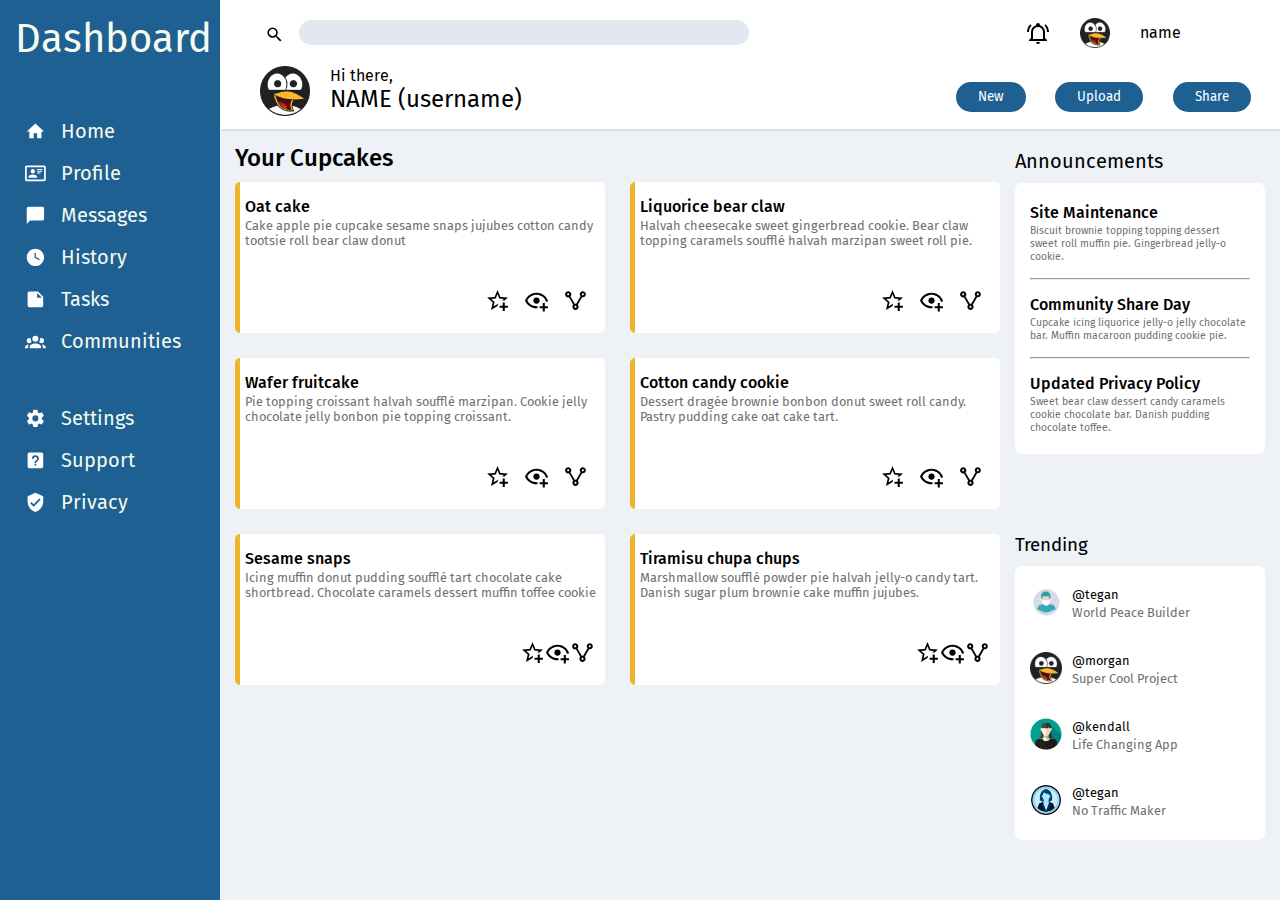
<file: admin_dashboard/index.html>
<!DOCTYPE html>
<html lang="en">
  <head>
    <meta charset="utf-8">
    <meta name="viewport" content="width=device-width">
    <title>Admin Dashboard</title>
    <link href="styles.css" rel="stylesheet" type="text/css">
    <link rel="preconnect" href="https://fonts.googleapis.com">
    <link rel="preconnect" href="https://fonts.gstatic.com" crossorigin>
    <link href="https://fonts.googleapis.com/css2?family=Fira+Sans:wght@100;200;300;400;500;600;700;800;900&display=swap" rel="stylesheet">  </head>
  <body>
    <main class="main">
      <nav class="nav">
        <div class="nav_header">
          <svg xmlns="http://www.w3.org/2000/svg" height="3rem" width="3rem" viewBox="0 0 24 24"><title>view-dashboard</title><path d="M13,3V9H21V3M13,21H21V11H13M3,21H11V15H3M3,13H11V3H3V13Z" class="nav_svg dashboard" /></svg>          
          <h1>Dashboard</h1>
        </div>
        
        <div>
          <ul class="nav_list-one">
            <li class="nav_list-item">
              <svg xmlns="http://www.w3.org/2000/svg" height="1.3rem" width="1.3rem" viewBox="0 0 24 24"><title>home</title><path d="M10,20V14H14V20H19V12H22L12,3L2,12H5V20H10Z" class="nav_svg"/></svg>
              <p class="nav_list-text">Home</p>
            </li>
            <li class="nav_list-item">
              <svg xmlns="http://www.w3.org/2000/svg" height="1.3rem" width="1.3rem" viewBox="0 0 24 24"><title>card-account-details-outline</title><path d="M22,3H2C0.91,3.04 0.04,3.91 0,5V19C0.04,20.09 0.91,20.96 2,21H22C23.09,20.96 23.96,20.09 24,19V5C23.96,3.91 23.09,3.04 22,3M22,19H2V5H22V19M14,17V15.75C14,14.09 10.66,13.25 9,13.25C7.34,13.25 4,14.09 4,15.75V17H14M9,7A2.5,2.5 0 0,0 6.5,9.5A2.5,2.5 0 0,0 9,12A2.5,2.5 0 0,0 11.5,9.5A2.5,2.5 0 0,0 9,7M14,7V8H20V7H14M14,9V10H20V9H14M14,11V12H18V11H14" class="nav_svg" /></svg>              
              <p class="nav_list-text">Profile</p>
            </li>
            <li class="nav_list-item">
              <svg xmlns="http://www.w3.org/2000/svg" height="1.3rem" width="1.3rem" viewBox="0 0 24 24"><title>message</title><path d="M20,2H4A2,2 0 0,0 2,4V22L6,18H20A2,2 0 0,0 22,16V4C22,2.89 21.1,2 20,2Z" class="nav_svg" /></svg>              
              <p class="nav_list-text">Messages</p>
            </li>
            <li class="nav_list-item">
              <svg xmlns="http://www.w3.org/2000/svg" height="1.3rem" width="1.3rem" viewBox="0 0 24 24"><title>clock-time-four</title><path d="M12 2C6.5 2 2 6.5 2 12C2 17.5 6.5 22 12 22C17.5 22 22 17.5 22 12S17.5 2 12 2M16.3 15.2L11 12.3V7H12.5V11.4L17 13.9L16.3 15.2Z" class="nav_svg" /></svg>
              <p class="nav_list-text">History</p>
            </li>
            <li class="nav_list-item">
              <svg xmlns="http://www.w3.org/2000/svg" height="1.3rem" width="1.3rem" viewBox="0 0 24 24"><title>note</title><path d="M14,10V4.5L19.5,10M5,3C3.89,3 3,3.89 3,5V19A2,2 0 0,0 5,21H19A2,2 0 0,0 21,19V9L15,3H5Z" class="nav_svg" /></svg>              
              <p class="nav_list-text">Tasks</p>
            </li>
            <li class="nav_list-item">
              <svg xmlns="http://www.w3.org/2000/svg" height="1.3rem" width="1.3rem" viewBox="0 0 24 24"><title>account-group</title><path d="M12,5.5A3.5,3.5 0 0,1 15.5,9A3.5,3.5 0 0,1 12,12.5A3.5,3.5 0 0,1 8.5,9A3.5,3.5 0 0,1 12,5.5M5,8C5.56,8 6.08,8.15 6.53,8.42C6.38,9.85 6.8,11.27 7.66,12.38C7.16,13.34 6.16,14 5,14A3,3 0 0,1 2,11A3,3 0 0,1 5,8M19,8A3,3 0 0,1 22,11A3,3 0 0,1 19,14C17.84,14 16.84,13.34 16.34,12.38C17.2,11.27 17.62,9.85 17.47,8.42C17.92,8.15 18.44,8 19,8M5.5,18.25C5.5,16.18 8.41,14.5 12,14.5C15.59,14.5 18.5,16.18 18.5,18.25V20H5.5V18.25M0,20V18.5C0,17.11 1.89,15.94 4.45,15.6C3.86,16.28 3.5,17.22 3.5,18.25V20H0M24,20H20.5V18.25C20.5,17.22 20.14,16.28 19.55,15.6C22.11,15.94 24,17.11 24,18.5V20Z" class="nav_svg" /></svg>
              <p class="nav_list-text">Communities</p>
            </li>
          </ul>
        
          <ul class="nav_list-two">
            <li class="nav_list-item">
              <svg xmlns="http://www.w3.org/2000/svg" height="1.3rem" width="1.3rem" viewBox="0 0 24 24"><title>cog</title><path d="M12,15.5A3.5,3.5 0 0,1 8.5,12A3.5,3.5 0 0,1 12,8.5A3.5,3.5 0 0,1 15.5,12A3.5,3.5 0 0,1 12,15.5M19.43,12.97C19.47,12.65 19.5,12.33 19.5,12C19.5,11.67 19.47,11.34 19.43,11L21.54,9.37C21.73,9.22 21.78,8.95 21.66,8.73L19.66,5.27C19.54,5.05 19.27,4.96 19.05,5.05L16.56,6.05C16.04,5.66 15.5,5.32 14.87,5.07L14.5,2.42C14.46,2.18 14.25,2 14,2H10C9.75,2 9.54,2.18 9.5,2.42L9.13,5.07C8.5,5.32 7.96,5.66 7.44,6.05L4.95,5.05C4.73,4.96 4.46,5.05 4.34,5.27L2.34,8.73C2.21,8.95 2.27,9.22 2.46,9.37L4.57,11C4.53,11.34 4.5,11.67 4.5,12C4.5,12.33 4.53,12.65 4.57,12.97L2.46,14.63C2.27,14.78 2.21,15.05 2.34,15.27L4.34,18.73C4.46,18.95 4.73,19.03 4.95,18.95L7.44,17.94C7.96,18.34 8.5,18.68 9.13,18.93L9.5,21.58C9.54,21.82 9.75,22 10,22H14C14.25,22 14.46,21.82 14.5,21.58L14.87,18.93C15.5,18.67 16.04,18.34 16.56,17.94L19.05,18.95C19.27,19.03 19.54,18.95 19.66,18.73L21.66,15.27C21.78,15.05 21.73,14.78 21.54,14.63L19.43,12.97Z" class="nav_svg" /></svg>              
              <p class="nav_list-text">Settings</p>
            </li>
            <li class="nav_list-item">
              <svg xmlns="http://www.w3.org/2000/svg" height="1.3rem" width="1.3rem" viewBox="0 0 24 24"><title>help-box</title><path d="M11,18H13V16H11V18M12,6A4,4 0 0,0 8,10H10A2,2 0 0,1 12,8A2,2 0 0,1 14,10C14,12 11,11.75 11,15H13C13,12.75 16,12.5 16,10A4,4 0 0,0 12,6M5,3H19A2,2 0 0,1 21,5V19A2,2 0 0,1 19,21H5A2,2 0 0,1 3,19V5A2,2 0 0,1 5,3Z" class="nav_svg" /></svg>              
              <p class="nav_list-text">Support</p>
            </li>
            <li class="nav_list-item">
              <svg xmlns="http://www.w3.org/2000/svg" height="1.3rem" width="1.3rem" viewBox="0 0 24 24"><title>shield-check</title><path d="M10,17L6,13L7.41,11.59L10,14.17L16.59,7.58L18,9M12,1L3,5V11C3,16.55 6.84,21.74 12,23C17.16,21.74 21,16.55 21,11V5L12,1Z" class="nav_svg" /></svg>
              <p class="nav_list-text">Privacy</p>
            </li>
          </ul>
        </div>
      </nav>
      
      <div class="section__top">
        <div class="container_search">
          <label for="search" class="icon_search"><svg xmlns="http://www.w3.org/2000/svg" height="1.2rem" width="1.2rem" viewBox="0 0 24 24"><title>magnify</title><path d="M9.5,3A6.5,6.5 0 0,1 16,9.5C16,11.11 15.41,12.59 14.44,13.73L14.71,14H15.5L20.5,19L19,20.5L14,15.5V14.71L13.73,14.44C12.59,15.41 11.11,16 9.5,16A6.5,6.5 0 0,1 3,9.5A6.5,6.5 0 0,1 9.5,3M9.5,5C7,5 5,7 5,9.5C5,12 7,14 9.5,14C12,14 14,12 14,9.5C14,7 12,5 9.5,5Z" /></svg></label>
          <input type="text" id="search" class="input_search">
        </div>
        <div class="container_alert"> 
          <svg xmlns="http://www.w3.org/2000/svg" height="1.5rem" width="1.5rem" viewBox="0 0 24 24"><title>bell-ring-outline</title><path d="M10,21H14A2,2 0 0,1 12,23A2,2 0 0,1 10,21M21,19V20H3V19L5,17V11C5,7.9 7.03,5.17 10,4.29C10,4.19 10,4.1 10,4A2,2 0 0,1 12,2A2,2 0 0,1 14,4C14,4.1 14,4.19 14,4.29C16.97,5.17 19,7.9 19,11V17L21,19M17,11A5,5 0 0,0 12,6A5,5 0 0,0 7,11V18H17V11M19.75,3.19L18.33,4.61C20.04,6.3 21,8.6 21,11H23C23,8.07 21.84,5.25 19.75,3.19M1,11H3C3,8.6 3.96,6.3 5.67,4.61L4.25,3.19C2.16,5.25 1,8.07 1,11Z" /></svg>
          <img src="icons/icon_04.png" alt="#" class="user-icon-top">
          <p>name</p>    
          </div>     

        <div class="container_greeting">
          <img src="icons/icon_04.png" alt="User icon" class="user-icon">
          <div>
            <p>Hi there,</p>
            <h2>NAME (username)</h2>
          </div>
        </div>

        <div class="container_btn"> 
          <button class="btn">New</button>
          <button class="btn">Upload</button>
          <button class="btn">Share</button>
        </div>
      </div>
      <section class="section__content">
        <h2 class="section_content_title">Your Cupcakes</h2>
        <div class="content_projects">
          <div class="content">
            <h3 class="content_title">Oat cake</h3>
            <p class="content_para">Cake apple pie cupcake sesame snaps jujubes cotton candy tootsie roll bear claw donut</p>
            <div class="content-icon-container">
              <svg xmlns="http://www.w3.org/2000/svg" viewBox="0 0 24 24" height="25px" width="25px" class="content-icon" ><title>star-plus-outline</title><path d="M5.8 21L7.4 14L2 9.2L9.2 8.6L12 2L14.8 8.6L22 9.2L18.8 12H18C17.3 12 16.6 12.1 15.9 12.4L18.1 10.5L13.7 10.1L12 6.1L10.3 10.1L5.9 10.5L9.2 13.4L8.2 17.7L12 15.4L12.5 15.7C12.3 16.2 12.1 16.8 12.1 17.3L5.8 21M17 14V17H14V19H17V22H19V19H22V17H19V14H17Z" /></svg>
              <svg xmlns="http://www.w3.org/2000/svg" viewBox="0 0 24 24" height="25px" width="25px" class="content-icon" ><title>eye-plus-outline</title><path d="M12,4.5C7,4.5 2.73,7.61 1,12C2.73,16.39 7,19.5 12,19.5C12.36,19.5 12.72,19.5 13.08,19.45C13.03,19.13 13,18.82 13,18.5C13,18.14 13.04,17.78 13.1,17.42C12.74,17.46 12.37,17.5 12,17.5C8.24,17.5 4.83,15.36 3.18,12C4.83,8.64 8.24,6.5 12,6.5C15.76,6.5 19.17,8.64 20.82,12C20.7,12.24 20.56,12.45 20.43,12.68C21.09,12.84 21.72,13.11 22.29,13.5C22.56,13 22.8,12.5 23,12C21.27,7.61 17,4.5 12,4.5M12,9A3,3 0 0,0 9,12A3,3 0 0,0 12,15A3,3 0 0,0 15,12A3,3 0 0,0 12,9M18,14.5V17.5H15V19.5H18V22.5H20V19.5H23V17.5H20V14.5H18Z" /></svg>
              <svg xmlns="http://www.w3.org/2000/svg" viewBox="0 0 24 24" height="25px" width="25px" transform="rotate(270)" class="content-icon" ><title>share-variant-outline</title><path d="M18 16.08C17.24 16.08 16.56 16.38 16.04 16.85L8.91 12.7C8.96 12.47 9 12.24 9 12S8.96 11.53 8.91 11.3L15.96 7.19C16.5 7.69 17.21 8 18 8C19.66 8 21 6.66 21 5S19.66 2 18 2 15 3.34 15 5C15 5.24 15.04 5.47 15.09 5.7L8.04 9.81C7.5 9.31 6.79 9 6 9C4.34 9 3 10.34 3 12S4.34 15 6 15C6.79 15 7.5 14.69 8.04 14.19L15.16 18.34C15.11 18.55 15.08 18.77 15.08 19C15.08 20.61 16.39 21.91 18 21.91S20.92 20.61 20.92 19C20.92 17.39 19.61 16.08 18 16.08M18 4C18.55 4 19 4.45 19 5S18.55 6 18 6 17 5.55 17 5 17.45 4 18 4M6 13C5.45 13 5 12.55 5 12S5.45 11 6 11 7 11.45 7 12 6.55 13 6 13M18 20C17.45 20 17 19.55 17 19S17.45 18 18 18 19 18.45 19 19 18.55 20 18 20Z" /></svg>
            </div>
          </div>
          <div class="content">
            <h3 class="content_title">Liquorice bear claw</h3>
            <p class="content_para">Halvah cheesecake sweet gingerbread cookie. Bear claw topping caramels soufflé halvah marzipan sweet roll pie.</p>
            <div class="content-icon-container">
              <svg xmlns="http://www.w3.org/2000/svg" viewBox="0 0 24 24" height="25px" width="25px" class="content-icon" ><title>star-plus-outline</title><path d="M5.8 21L7.4 14L2 9.2L9.2 8.6L12 2L14.8 8.6L22 9.2L18.8 12H18C17.3 12 16.6 12.1 15.9 12.4L18.1 10.5L13.7 10.1L12 6.1L10.3 10.1L5.9 10.5L9.2 13.4L8.2 17.7L12 15.4L12.5 15.7C12.3 16.2 12.1 16.8 12.1 17.3L5.8 21M17 14V17H14V19H17V22H19V19H22V17H19V14H17Z" /></svg>
              <svg xmlns="http://www.w3.org/2000/svg" viewBox="0 0 24 24" height="25px" width="25px" class="content-icon" ><title>eye-plus-outline</title><path d="M12,4.5C7,4.5 2.73,7.61 1,12C2.73,16.39 7,19.5 12,19.5C12.36,19.5 12.72,19.5 13.08,19.45C13.03,19.13 13,18.82 13,18.5C13,18.14 13.04,17.78 13.1,17.42C12.74,17.46 12.37,17.5 12,17.5C8.24,17.5 4.83,15.36 3.18,12C4.83,8.64 8.24,6.5 12,6.5C15.76,6.5 19.17,8.64 20.82,12C20.7,12.24 20.56,12.45 20.43,12.68C21.09,12.84 21.72,13.11 22.29,13.5C22.56,13 22.8,12.5 23,12C21.27,7.61 17,4.5 12,4.5M12,9A3,3 0 0,0 9,12A3,3 0 0,0 12,15A3,3 0 0,0 15,12A3,3 0 0,0 12,9M18,14.5V17.5H15V19.5H18V22.5H20V19.5H23V17.5H20V14.5H18Z" /></svg>
              <svg xmlns="http://www.w3.org/2000/svg" viewBox="0 0 24 24" height="25px" width="25px" transform="rotate(270)" class="content-icon" ><title>share-variant-outline</title><path d="M18 16.08C17.24 16.08 16.56 16.38 16.04 16.85L8.91 12.7C8.96 12.47 9 12.24 9 12S8.96 11.53 8.91 11.3L15.96 7.19C16.5 7.69 17.21 8 18 8C19.66 8 21 6.66 21 5S19.66 2 18 2 15 3.34 15 5C15 5.24 15.04 5.47 15.09 5.7L8.04 9.81C7.5 9.31 6.79 9 6 9C4.34 9 3 10.34 3 12S4.34 15 6 15C6.79 15 7.5 14.69 8.04 14.19L15.16 18.34C15.11 18.55 15.08 18.77 15.08 19C15.08 20.61 16.39 21.91 18 21.91S20.92 20.61 20.92 19C20.92 17.39 19.61 16.08 18 16.08M18 4C18.55 4 19 4.45 19 5S18.55 6 18 6 17 5.55 17 5 17.45 4 18 4M6 13C5.45 13 5 12.55 5 12S5.45 11 6 11 7 11.45 7 12 6.55 13 6 13M18 20C17.45 20 17 19.55 17 19S17.45 18 18 18 19 18.45 19 19 18.55 20 18 20Z" /></svg>
            </div>
          </div>
          <div class="content">
            <h3 class="content_title">Wafer fruitcake</h3>
            <p class="content_para">Pie topping croissant halvah soufflé marzipan. Cookie jelly chocolate jelly bonbon pie topping croissant.</p>
            <div class="content-icon-container">
              <svg xmlns="http://www.w3.org/2000/svg" viewBox="0 0 24 24" height="25px" width="25px" class="content-icon" ><title>star-plus-outline</title><path d="M5.8 21L7.4 14L2 9.2L9.2 8.6L12 2L14.8 8.6L22 9.2L18.8 12H18C17.3 12 16.6 12.1 15.9 12.4L18.1 10.5L13.7 10.1L12 6.1L10.3 10.1L5.9 10.5L9.2 13.4L8.2 17.7L12 15.4L12.5 15.7C12.3 16.2 12.1 16.8 12.1 17.3L5.8 21M17 14V17H14V19H17V22H19V19H22V17H19V14H17Z" /></svg>
              <svg xmlns="http://www.w3.org/2000/svg" viewBox="0 0 24 24" height="25px" width="25px" class="content-icon" ><title>eye-plus-outline</title><path d="M12,4.5C7,4.5 2.73,7.61 1,12C2.73,16.39 7,19.5 12,19.5C12.36,19.5 12.72,19.5 13.08,19.45C13.03,19.13 13,18.82 13,18.5C13,18.14 13.04,17.78 13.1,17.42C12.74,17.46 12.37,17.5 12,17.5C8.24,17.5 4.83,15.36 3.18,12C4.83,8.64 8.24,6.5 12,6.5C15.76,6.5 19.17,8.64 20.82,12C20.7,12.24 20.56,12.45 20.43,12.68C21.09,12.84 21.72,13.11 22.29,13.5C22.56,13 22.8,12.5 23,12C21.27,7.61 17,4.5 12,4.5M12,9A3,3 0 0,0 9,12A3,3 0 0,0 12,15A3,3 0 0,0 15,12A3,3 0 0,0 12,9M18,14.5V17.5H15V19.5H18V22.5H20V19.5H23V17.5H20V14.5H18Z" /></svg>
              <svg xmlns="http://www.w3.org/2000/svg" viewBox="0 0 24 24" height="25px" width="25px" transform="rotate(270)" class="content-icon" ><title>share-variant-outline</title><path d="M18 16.08C17.24 16.08 16.56 16.38 16.04 16.85L8.91 12.7C8.96 12.47 9 12.24 9 12S8.96 11.53 8.91 11.3L15.96 7.19C16.5 7.69 17.21 8 18 8C19.66 8 21 6.66 21 5S19.66 2 18 2 15 3.34 15 5C15 5.24 15.04 5.47 15.09 5.7L8.04 9.81C7.5 9.31 6.79 9 6 9C4.34 9 3 10.34 3 12S4.34 15 6 15C6.79 15 7.5 14.69 8.04 14.19L15.16 18.34C15.11 18.55 15.08 18.77 15.08 19C15.08 20.61 16.39 21.91 18 21.91S20.92 20.61 20.92 19C20.92 17.39 19.61 16.08 18 16.08M18 4C18.55 4 19 4.45 19 5S18.55 6 18 6 17 5.55 17 5 17.45 4 18 4M6 13C5.45 13 5 12.55 5 12S5.45 11 6 11 7 11.45 7 12 6.55 13 6 13M18 20C17.45 20 17 19.55 17 19S17.45 18 18 18 19 18.45 19 19 18.55 20 18 20Z" /></svg>
            </div>
          </div>
          <div class="content">
            <h3 class="content_title">Cotton candy cookie</h3>
            <p class="content_para">Dessert dragée brownie bonbon donut sweet roll candy. Pastry pudding cake oat cake tart.</p>
            <div class="content-icon-container">
              <svg xmlns="http://www.w3.org/2000/svg" viewBox="0 0 24 24" height="25px" width="25px" class="content-icon" ><title>star-plus-outline</title><path d="M5.8 21L7.4 14L2 9.2L9.2 8.6L12 2L14.8 8.6L22 9.2L18.8 12H18C17.3 12 16.6 12.1 15.9 12.4L18.1 10.5L13.7 10.1L12 6.1L10.3 10.1L5.9 10.5L9.2 13.4L8.2 17.7L12 15.4L12.5 15.7C12.3 16.2 12.1 16.8 12.1 17.3L5.8 21M17 14V17H14V19H17V22H19V19H22V17H19V14H17Z" /></svg>
              <svg xmlns="http://www.w3.org/2000/svg" viewBox="0 0 24 24" height="25px" width="25px" class="content-icon" ><title>eye-plus-outline</title><path d="M12,4.5C7,4.5 2.73,7.61 1,12C2.73,16.39 7,19.5 12,19.5C12.36,19.5 12.72,19.5 13.08,19.45C13.03,19.13 13,18.82 13,18.5C13,18.14 13.04,17.78 13.1,17.42C12.74,17.46 12.37,17.5 12,17.5C8.24,17.5 4.83,15.36 3.18,12C4.83,8.64 8.24,6.5 12,6.5C15.76,6.5 19.17,8.64 20.82,12C20.7,12.24 20.56,12.45 20.43,12.68C21.09,12.84 21.72,13.11 22.29,13.5C22.56,13 22.8,12.5 23,12C21.27,7.61 17,4.5 12,4.5M12,9A3,3 0 0,0 9,12A3,3 0 0,0 12,15A3,3 0 0,0 15,12A3,3 0 0,0 12,9M18,14.5V17.5H15V19.5H18V22.5H20V19.5H23V17.5H20V14.5H18Z"/></svg>
              <svg xmlns="http://www.w3.org/2000/svg" viewBox="0 0 24 24" height="25px" width="25px" transform="rotate(270)" class="content-icon" ><title>share-variant-outline</title><path d="M18 16.08C17.24 16.08 16.56 16.38 16.04 16.85L8.91 12.7C8.96 12.47 9 12.24 9 12S8.96 11.53 8.91 11.3L15.96 7.19C16.5 7.69 17.21 8 18 8C19.66 8 21 6.66 21 5S19.66 2 18 2 15 3.34 15 5C15 5.24 15.04 5.47 15.09 5.7L8.04 9.81C7.5 9.31 6.79 9 6 9C4.34 9 3 10.34 3 12S4.34 15 6 15C6.79 15 7.5 14.69 8.04 14.19L15.16 18.34C15.11 18.55 15.08 18.77 15.08 19C15.08 20.61 16.39 21.91 18 21.91S20.92 20.61 20.92 19C20.92 17.39 19.61 16.08 18 16.08M18 4C18.55 4 19 4.45 19 5S18.55 6 18 6 17 5.55 17 5 17.45 4 18 4M6 13C5.45 13 5 12.55 5 12S5.45 11 6 11 7 11.45 7 12 6.55 13 6 13M18 20C17.45 20 17 19.55 17 19S17.45 18 18 18 19 18.45 19 19 18.55 20 18 20Z" /></svg>
            </div>
          </div>
          <div class="content">
            <h3 class="content_title">Sesame snaps</h3>
            <p class="content_para">Icing muffin donut pudding soufflé tart chocolate cake shortbread. Chocolate caramels dessert muffin toffee cookie</p>
            <div class="content-icon-container">
              <svg xmlns="http://www.w3.org/2000/svg" viewBox="0 0 24 24" height="25px" width="25px"><title>star-plus-outline</title><path d="M5.8 21L7.4 14L2 9.2L9.2 8.6L12 2L14.8 8.6L22 9.2L18.8 12H18C17.3 12 16.6 12.1 15.9 12.4L18.1 10.5L13.7 10.1L12 6.1L10.3 10.1L5.9 10.5L9.2 13.4L8.2 17.7L12 15.4L12.5 15.7C12.3 16.2 12.1 16.8 12.1 17.3L5.8 21M17 14V17H14V19H17V22H19V19H22V17H19V14H17Z" class="content-icon" /></svg>
              <svg xmlns="http://www.w3.org/2000/svg" viewBox="0 0 24 24" height="25px" width="25px"><title>eye-plus-outline</title><path d="M12,4.5C7,4.5 2.73,7.61 1,12C2.73,16.39 7,19.5 12,19.5C12.36,19.5 12.72,19.5 13.08,19.45C13.03,19.13 13,18.82 13,18.5C13,18.14 13.04,17.78 13.1,17.42C12.74,17.46 12.37,17.5 12,17.5C8.24,17.5 4.83,15.36 3.18,12C4.83,8.64 8.24,6.5 12,6.5C15.76,6.5 19.17,8.64 20.82,12C20.7,12.24 20.56,12.45 20.43,12.68C21.09,12.84 21.72,13.11 22.29,13.5C22.56,13 22.8,12.5 23,12C21.27,7.61 17,4.5 12,4.5M12,9A3,3 0 0,0 9,12A3,3 0 0,0 12,15A3,3 0 0,0 15,12A3,3 0 0,0 12,9M18,14.5V17.5H15V19.5H18V22.5H20V19.5H23V17.5H20V14.5H18Z" class="content-icon" /></svg>
              <svg xmlns="http://www.w3.org/2000/svg" viewBox="0 0 24 24" height="25px" width="25px" transform="rotate(270)"><title>share-variant-outline</title><path d="M18 16.08C17.24 16.08 16.56 16.38 16.04 16.85L8.91 12.7C8.96 12.47 9 12.24 9 12S8.96 11.53 8.91 11.3L15.96 7.19C16.5 7.69 17.21 8 18 8C19.66 8 21 6.66 21 5S19.66 2 18 2 15 3.34 15 5C15 5.24 15.04 5.47 15.09 5.7L8.04 9.81C7.5 9.31 6.79 9 6 9C4.34 9 3 10.34 3 12S4.34 15 6 15C6.79 15 7.5 14.69 8.04 14.19L15.16 18.34C15.11 18.55 15.08 18.77 15.08 19C15.08 20.61 16.39 21.91 18 21.91S20.92 20.61 20.92 19C20.92 17.39 19.61 16.08 18 16.08M18 4C18.55 4 19 4.45 19 5S18.55 6 18 6 17 5.55 17 5 17.45 4 18 4M6 13C5.45 13 5 12.55 5 12S5.45 11 6 11 7 11.45 7 12 6.55 13 6 13M18 20C17.45 20 17 19.55 17 19S17.45 18 18 18 19 18.45 19 19 18.55 20 18 20Z" class="content-icon" /></svg>
            </div>
          </div>
          <div class="content">
            <h3 class="content_title">Tiramisu chupa chups</h3>
            <p class="content_para">Marshmallow soufflé powder pie halvah jelly-o candy tart. Danish sugar plum brownie cake muffin jujubes.</p>
            <div class="content-icon-container">
              <svg xmlns="http://www.w3.org/2000/svg" viewBox="0 0 24 24" height="25px" width="25px"><title>star-plus-outline</title><path d="M5.8 21L7.4 14L2 9.2L9.2 8.6L12 2L14.8 8.6L22 9.2L18.8 12H18C17.3 12 16.6 12.1 15.9 12.4L18.1 10.5L13.7 10.1L12 6.1L10.3 10.1L5.9 10.5L9.2 13.4L8.2 17.7L12 15.4L12.5 15.7C12.3 16.2 12.1 16.8 12.1 17.3L5.8 21M17 14V17H14V19H17V22H19V19H22V17H19V14H17Z" class="content-icon" /></svg>
              <svg xmlns="http://www.w3.org/2000/svg" viewBox="0 0 24 24" height="25px" width="25px"><title>eye-plus-outline</title><path d="M12,4.5C7,4.5 2.73,7.61 1,12C2.73,16.39 7,19.5 12,19.5C12.36,19.5 12.72,19.5 13.08,19.45C13.03,19.13 13,18.82 13,18.5C13,18.14 13.04,17.78 13.1,17.42C12.74,17.46 12.37,17.5 12,17.5C8.24,17.5 4.83,15.36 3.18,12C4.83,8.64 8.24,6.5 12,6.5C15.76,6.5 19.17,8.64 20.82,12C20.7,12.24 20.56,12.45 20.43,12.68C21.09,12.84 21.72,13.11 22.29,13.5C22.56,13 22.8,12.5 23,12C21.27,7.61 17,4.5 12,4.5M12,9A3,3 0 0,0 9,12A3,3 0 0,0 12,15A3,3 0 0,0 15,12A3,3 0 0,0 12,9M18,14.5V17.5H15V19.5H18V22.5H20V19.5H23V17.5H20V14.5H18Z" class="content-icon" /></svg>
              <svg xmlns="http://www.w3.org/2000/svg" viewBox="0 0 24 24" height="25px" width="25px" transform="rotate(270)"><title>share-variant-outline</title><path d="M18 16.08C17.24 16.08 16.56 16.38 16.04 16.85L8.91 12.7C8.96 12.47 9 12.24 9 12S8.96 11.53 8.91 11.3L15.96 7.19C16.5 7.69 17.21 8 18 8C19.66 8 21 6.66 21 5S19.66 2 18 2 15 3.34 15 5C15 5.24 15.04 5.47 15.09 5.7L8.04 9.81C7.5 9.31 6.79 9 6 9C4.34 9 3 10.34 3 12S4.34 15 6 15C6.79 15 7.5 14.69 8.04 14.19L15.16 18.34C15.11 18.55 15.08 18.77 15.08 19C15.08 20.61 16.39 21.91 18 21.91S20.92 20.61 20.92 19C20.92 17.39 19.61 16.08 18 16.08M18 4C18.55 4 19 4.45 19 5S18.55 6 18 6 17 5.55 17 5 17.45 4 18 4M6 13C5.45 13 5 12.55 5 12S5.45 11 6 11 7 11.45 7 12 6.55 13 6 13M18 20C17.45 20 17 19.55 17 19S17.45 18 18 18 19 18.45 19 19 18.55 20 18 20Z" class="content-icon" /></svg>
            </div>
          </div>
        </div>
      </section>
      
      <section class="section__announcement">
        <h2 class="title_announcement">Announcements</h2>
        <article class="announcement__container">
          <div>
            <h3 class="announcement__container-title">Site Maintenance</h3>
            <p class="announcement__container-para">Biscuit brownie topping topping dessert sweet roll muffin pie. Gingerbread jelly-o cookie.</p>
          </div>
          <hr>
          <div>
            <h3 class="announcement__container-title">Community Share Day</h3>
            <p class="announcement__container-para">Cupcake icing liquorice jelly-o jelly chocolate bar. Muffin macaroon pudding cookie pie.</p>
          </div>
          <hr>
          <div>
            <h3 class="announcement__container-title">Updated Privacy Policy</h3>
            <p class="announcement__container-para">Sweet bear claw dessert candy caramels cookie chocolate bar. Danish pudding chocolate toffee.</p>
          </div>
        </article>
      </section>

      <section class="section__trending">
          <h3>Trending</h3>
          <div class="container_trending">
            <div class="section_user">
              <img src="icons/icon_01.png" alt="trending icon" class="tending-user-icon">
              <div class="user-info">
                <p class="trending-para">@tegan</p>
                <p class="trending-para trending-para-02">World Peace Builder</p>
              </div>
            </div>
            <div class="section_user">
              <img src="icons/icon_04.png" alt="trending icon" class="tending-user-icon">
              <div class="user-info">
                <p class="trending-para">@morgan</p>
                <p class="trending-para trending-para-02">Super Cool Project</p>
              </div>
            </div>
            <div class="section_user">              
              <img src="icons/icon_02.png" alt="trending icon" class="tending-user-icon">
              <div class="user-info">              
                <p class="trending-para">@kendall</p>
                <p class="trending-para trending-para-02">Life Changing App</p>
              </div>
            </div>
            <div class="section_user">
              <img src="icons/icon_03.png" alt="trending icon" class="tending-user-icon">
              <div class="user-info">
                <p class="trending-para">@tegan</p>
                <p class="trending-para trending-para-02">No Traffic Maker</p>
              </div>
            </div>
          </div>
      </section>
    
    </main>
  </body>
  <!-- Image by <a href="https://pixabay.com/users/openclipart-vectors-30363/?utm_source=link-attribution&amp;utm_medium=referral&amp;utm_campaign=image&amp;utm_content=1295429">OpenClipart-Vectors</a> from <a href="https://pixabay.com//?utm_source=link-attribution&amp;utm_medium=referral&amp;utm_campaign=image&amp;utm_content=1295429">Pixabay</a>

  Image by <a href="https://pixabay.com/users/thedigitalartist-202249/?utm_source=link-attribution&amp;utm_medium=referral&amp;utm_campaign=image&amp;utm_content=5359554">Pete Linforth</a> from <a href="https://pixabay.com//?utm_source=link-attribution&amp;utm_medium=referral&amp;utm_campaign=image&amp;utm_content=5359554">Pixabay</a>

  Image by <a href="https://pixabay.com/users/pikurā-17746921/?utm_source=link-attribution&amp;utm_medium=referral&amp;utm_campaign=image&amp;utm_content=5887113">Pikurā</a> from <a href="https://pixabay.com//?utm_source=link-attribution&amp;utm_medium=referral&amp;utm_campaign=image&amp;utm_content=5887113">Pixabay</a>

  Image by <a href="https://pixabay.com/users/alexmile-17401260/?utm_source=link-attribution&amp;utm_medium=referral&amp;utm_campaign=image&amp;utm_content=5453349">AlexMile</a> from <a href="https://pixabay.com//?utm_source=link-attribution&amp;utm_medium=referral&amp;utm_campaign=image&amp;utm_content=5453349">Pixabay</a>

  -->



</html>
</file>
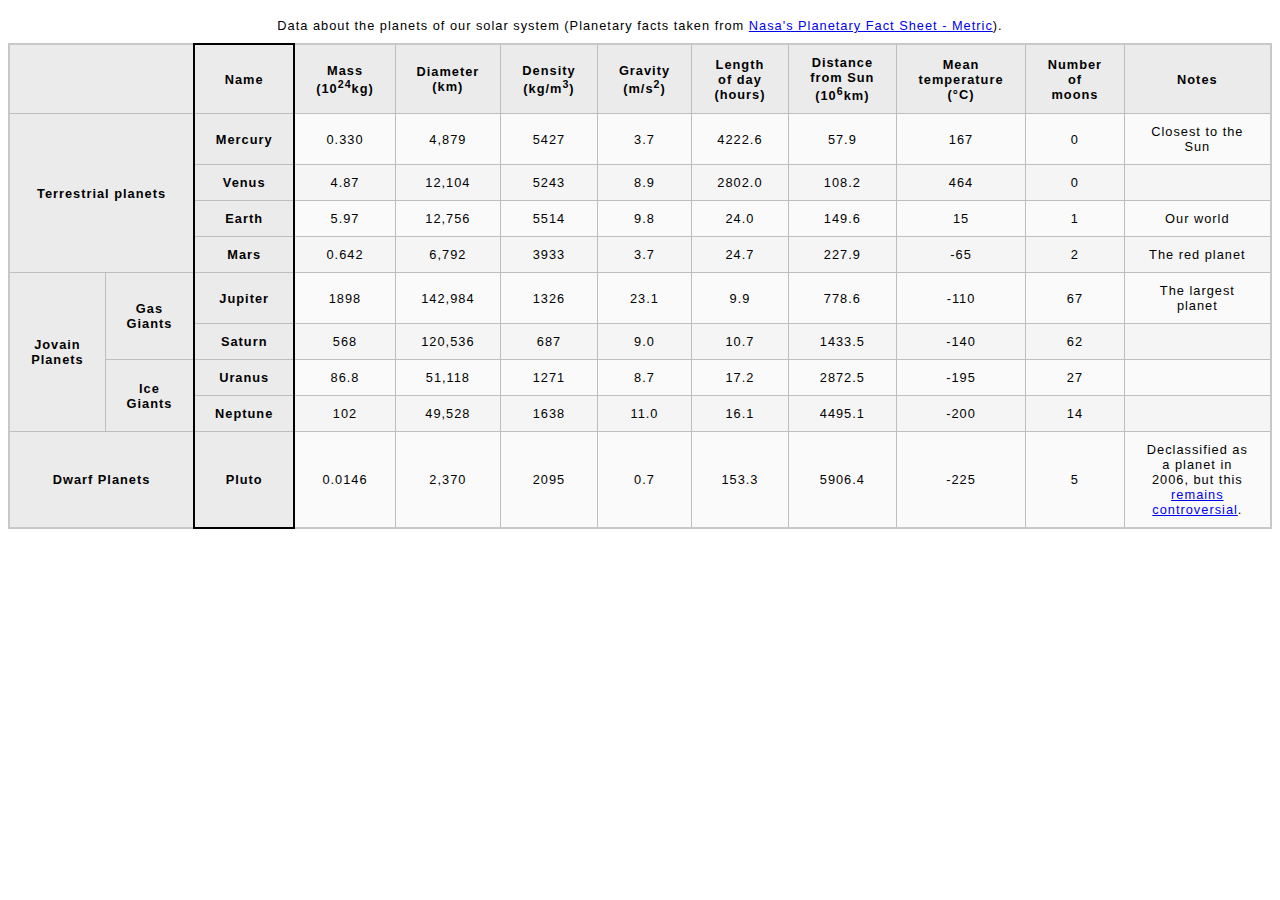
<file: project_table/index.html>
<!DOCTYPE html>
<html lang="en">
  <head>
    <meta charset="utf-8">
    <meta name="viewport" content="width=device-width">
    <title>Table template</title>
    <link href="minimal-table.css" rel="stylesheet" type="text/css">
  </head>
  <body>
    <table>
      <caption>Data about the planets of our solar system (Planetary facts taken from <a href="http://nssdc.gsfc.nasa.gov/planetary/factsheet/">Nasa's Planetary Fact Sheet - Metric</a>).</caption>
      <colgroup>
        <col span="2">
        <col style="border:2px solid #000">
        <col span="9">
      </colgroup>
      <tr>
        <th colspan="2">&nbsp;</th>
        <th scope="col">Name</th>
        <th scope="col">Mass (10<sup>24</sup>kg)</th>
        <th scope="col">Diameter (km)</th>
        <th scope="col">Density (kg/m<sup>3</sup>)</th>
        <th scope="col">Gravity (m/s<sup>2</sup>)</th>
        <th scope="col">Length of day (hours)</th>
        <th scope="col">Distance from Sun (10<sup>6</sup>km)</th>
        <th scope="col">Mean temperature (°C)</th>
        <th scope="col">Number of moons</th>
        <th scope="col">Notes</th>
      </tr>
      <tr>
        <th rowspan="4" colspan="2" scope="rowgroup">Terrestrial planets</th>
        <th scope="row">Mercury</th>
        <td>0.330</td>
        <td>4,879</td>
        <td>5427</td>
        <td>3.7</td>
        <td>4222.6</td>
        <td>57.9</td>
        <td>167</td>
        <td>0</td>
        <td>Closest to the Sun</td>
      </tr>
      <tr>
        <th scope="row">Venus</th>
        <td>4.87</td>
        <td>12,104</td>
        <td>5243</td>
        <td> 8.9</td>
        <td>2802.0</td>
        <td>108.2</td>
        <td>464</td> 
        <td>0</td>
        <td>&nbsp;</td>
      </tr>
      <tr>
        <th scope="row">Earth</th>
        <td>5.97</td>
        <td>12,756</td> 
        <td>5514</td> 
        <td>9.8</td>
        <td>24.0</td> 
        <td>149.6</td> 
        <td>15</td> 
        <td>1</td>
        <td>Our world</td>
      </tr>
      <tr>
        <th scope="row">Mars</th>
        <td>0.642</td>
        <td>6,792</td>
        <td>3933</td>
        <td>3.7</td>
        <td>24.7</td>
        <td>227.9</td>
        <td>-65</td>
        <td>2</td>
        <td>The red planet</td>
      </tr>
      <tr>
        <th rowspan="4" scope="rowgroup">Jovain Planets</th>
        <th rowspan="2" scope="rowgroup">Gas Giants</th>
        <th scope="row">Jupiter</th>
        <td>1898</td> 
        <td>142,984</td>
        <td>1326</td>
        <td>23.1</td>
        <td>9.9</td>
        <td>778.6</td> 
        <td>-110</td>
        <td>67</td>
        <td>The largest planet</td>
      </tr>
      <tr>
        <th scope="row">Saturn</th>
        <td>568</td>
        <td>120,536</td> 
        <td>687</td>
        <td>9.0</td>
        <td>10.7</td>
        <td>1433.5</td>
        <td>-140</td> 
        <td>62</td>
        <td>&nbsp;</td>
      </tr>
      <tr>
        <th rowspan="2" scope="rowgroup">Ice Giants</th>
        <th colspan="1">Uranus</th> 
        <td>86.8</td> 
        <td>51,118</td>
        <td>1271</td> 
        <td>8.7</td>
        <td>17.2</td> 
        <td>2872.5</td>
        <td>-195</td>
        <td>27</td>
        <td>&nbsp;</td>
      </tr>
      <tr>
        <th colspan="1">Neptune</th>
        <td>102</td> 
        <td>49,528</td>
        <td>1638</td>
        <td>11.0</td>
        <td>16.1</td>
        <td>4495.1</td>
        <td>-200</td>
        <td>14</td>
        <td>&nbsp;</td>
      </tr>
      <tr>
        <th colspan="2" scope="row">Dwarf Planets</th>
        <th scope="row">Pluto</th> 
        <td>0.0146</td>
        <td>2,370</td>
        <td>2095</td>
        <td>0.7</td>
        <td>153.3</td>
        <td>5906.4</td>
        <td>-225</td>
        <td>5</td> 
        <td>Declassified as a planet in 2006, but this <a href="http://www.usatoday.com/story/tech/2014/10/02/pluto-planet-solar-system/16578959/">remains controversial</a>.</td>
      </tr>

    </table>


  </body>
</html>
</file>
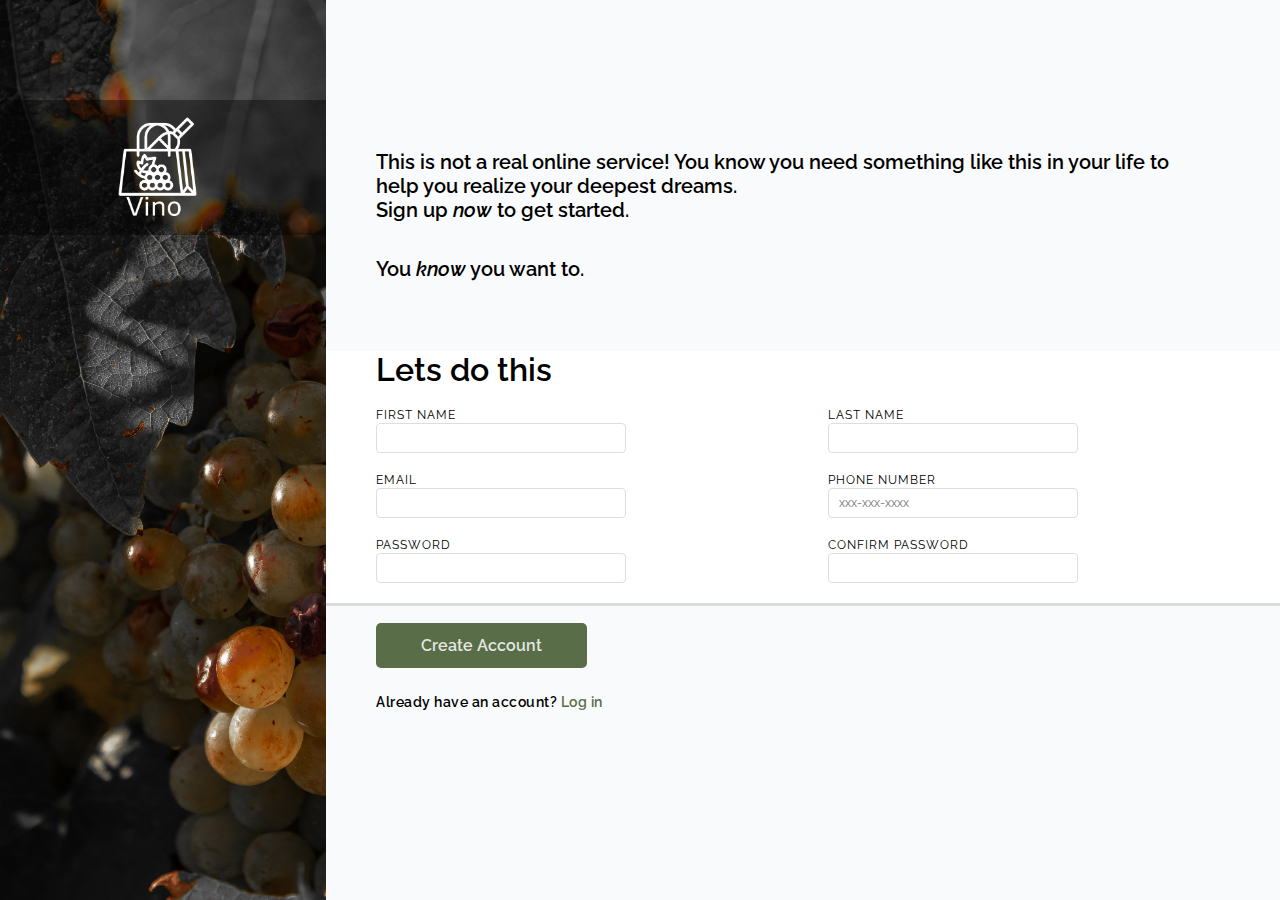
<file: sign-up_form/index.html>
<!DOCTYPE html>
  <html lang="en">
  	<head>
      <meta charset="utf-8">
      <meta name="viewport" content="width=device-width">
      <title>Sign Up Form</title>
      <link href="styles.css" rel="stylesheet" type="text/css">
      <link rel="preconnect" href="https://fonts.googleapis.com">
      <link rel="preconnect" href="https://fonts.gstatic.com" crossorigin>
      <link href="https://fonts.googleapis.com/css2?family=Raleway:ital,wght@0,100;0,200;0,300;0,400;0,500;0,600;0,700;1,100;1,400;1,600&display=swap" rel="stylesheet">
      <script src="index.js" defer></script>  	
    </head>
  	<body class="body">
  	  <main class="main">
  	  	<div class="side">
  	  		<!-- Photo by <a href="https://unsplash.com/ko/@photosbyedoardo?utm_source=unsplash&utm_medium=referral&utm_content=creditCopyText">Edoardo Botez</a> on <a href="https://unsplash.com/photos/f5IjK9X9aNw?utm_source=unsplash&utm_medium=referral&utm_content=creditCopyText">Unsplash</a>
  
  -->

  <!-- <a href="https://www.flaticon.com/free-icons/wine" title="wine icons">Wine icons created by iconixar - Flaticon</a>

  -->     <div class="container-img">
            <img src="icon-02.png" alt="icon" class="wine-icon">
          </div>
  	  	</div>
  	  	<section class="content_section">
  	  		<div>
    	  		<p class="content_para content_para-one">This is not a real online service! You know you need something like this in your life to help you realize your deepest dreams.
    	  		<br>
  	    		Sign up <i>now</i> to get started.</p>

  	    		<p class="content_para content_para-two">You <i>know</i> you want to.</p>
   	      </div>
   	      <form action="#" id="form"class="form" novalidate>
   	      	<div class="form-container">
      	  		<h1 class="heading_one">Lets do this</h1>
   	  		
  	      		<fieldset class="fieldset">
    	      		<div class="input-container">
    	    	      <label for="first-name" class="label">First Name</label>
          	      <input type="text" id="first-name" class="input" minlength="1" maxlength="65" required> 
          	      <span class="error" aria-live="polite"></span>
                </div>

                <div class="input-container">   	  	 
     	    	      <label for="last-name" class="label">Last Name</label>
      	    	    <input type="text" id="last-name" class="input" minlength="1" maxlength="65"required>
          	      <span class="error" aria-live="polite"></span>
        	    	</div>
    	  	
      	      	<div class="input-container">
    	      	    <label for="input-email" class="label">Email</label>
  	      	      <input type="email" id="input-email" class="input" required>
     	            <span class="error" aria-live="polite"></span>
    	    	    </div>

        	    	<div class="input-container"> 
          	  	  <label for="phone-number" class="label">Phone Number</label>
          	  	  <input type="tel" id="phone-number" pattern="[0-9]{3}-[0-9]{3}-[0-9]{4}" class="input" placeholder="xxx-xxx-xxxx" minlength="12" >
          	      <span class="error" aria-live="polite"></span>
    	        	</div>

                <div class="input-container">
    	  	        <label for="input-password" class="label" >Password</label>
  	          	  <input type="password" id="input-password" class="input" minlength="8" required>
     	            <span class="error" aria-live="polite"></span>
        	  	  </div>
 
          	  	<div class="input-container">   
          	  	  <label for="confirm-password" class="label">Confirm Password</label>
  	          	  <input type="password" id="confirm-password" class="input" minlength="8" required>
     	            <span class="error" aria-live="polite"></span>
  	          	</div>
  	          </fieldset>
  	        </div>
  	        <div class="container_btn">
    	        <button type="submit" class="btn-submit" id="btn-submit">Create Account</button>
    	        <p class="content_para-three">Already have an account? <a href="#" class="para-link">Log in</a></p>
    	      </div>
    	    </form>
    	  </section>
      </main>
  	</body>
  </html>
</file>
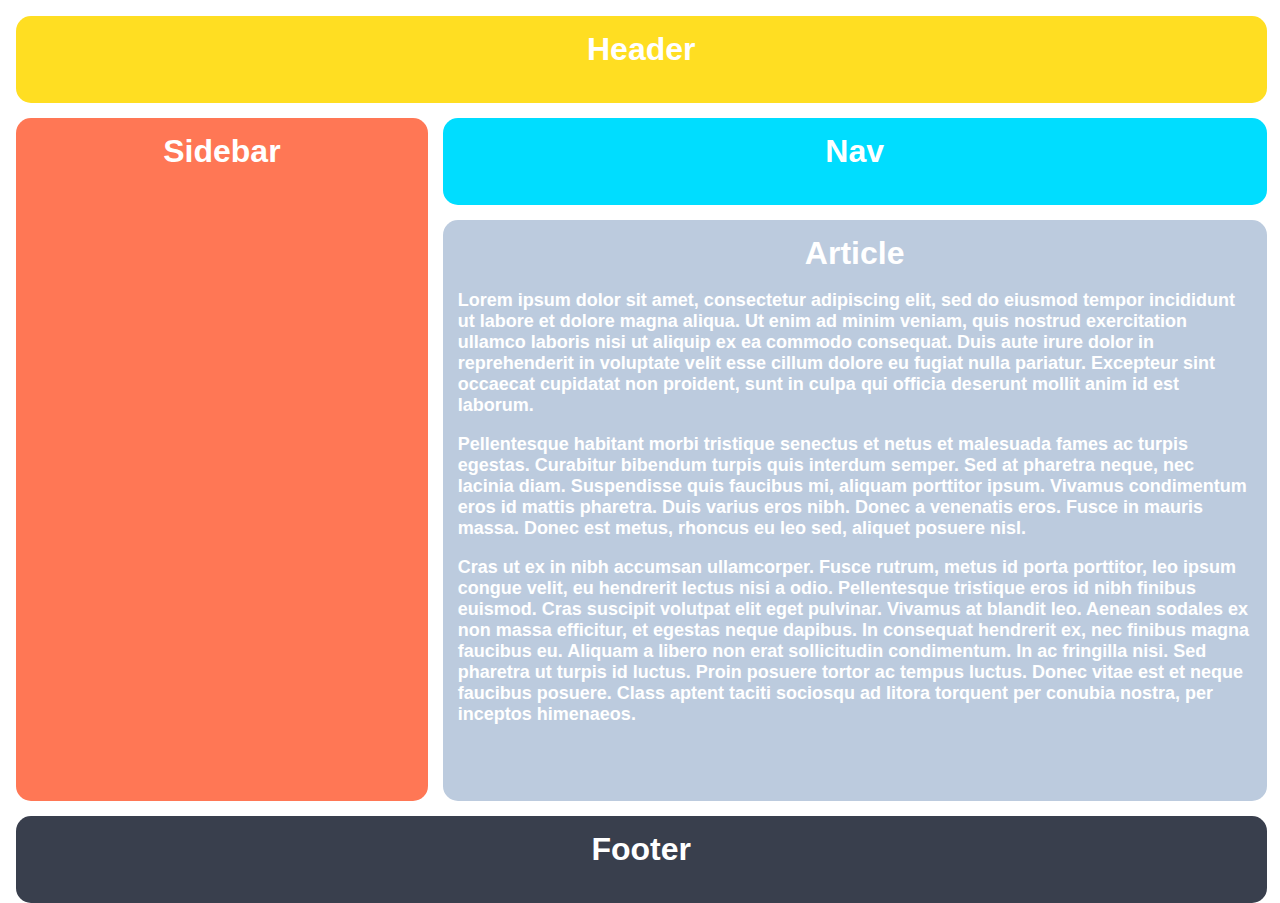
<file: css_exercises/grid/index.html>
<!DOCTYPE html>
<html lang="en">
  <head>
    <meta charset="UTF-8">
    <meta http-equiv="X-UA-Compatible" content="IE=edge">
    <meta name="viewport" content="width=device-width, initial-scale=1.0">
    <title>The Holy Grail</title>
    <link rel="stylesheet" href="style.css">
  </head>
  <body>
    <div class="container">
      <div class="header">Header</div>
      <div class="sidebar">Sidebar</div>
      <div class="nav">Nav</div>
      <div class="article">Article
        <p>Lorem  ipsum dolor sit amet, consectetur adipiscing elit, sed do eiusmod tempor incididunt ut labore et dolore magna aliqua. Ut enim ad minim veniam, quis nostrud exercitation ullamco laboris nisi ut aliquip ex ea commodo consequat. Duis aute irure dolor in reprehenderit in voluptate velit esse cillum dolore eu fugiat nulla pariatur. Excepteur sint occaecat cupidatat non proident, sunt in culpa qui officia deserunt mollit anim id est laborum.</p>
        <p>Pellentesque habitant morbi tristique senectus et netus et malesuada fames ac turpis egestas. Curabitur bibendum turpis quis interdum semper. Sed at pharetra neque, nec lacinia diam. Suspendisse quis faucibus mi, aliquam porttitor ipsum. Vivamus condimentum eros id mattis pharetra. Duis varius eros nibh. Donec a venenatis eros. Fusce in mauris massa. Donec est metus, rhoncus eu leo sed, aliquet posuere nisl.</p>
        <p>Cras ut ex in nibh accumsan ullamcorper. Fusce rutrum, metus id porta porttitor, leo ipsum congue velit, eu hendrerit lectus nisi a odio. Pellentesque tristique eros id nibh finibus euismod. Cras suscipit volutpat elit eget pulvinar. Vivamus at blandit leo. Aenean sodales ex non massa efficitur, et egestas neque dapibus. In consequat hendrerit ex, nec finibus magna faucibus eu. Aliquam a libero non erat sollicitudin condimentum. In ac fringilla nisi. Sed pharetra ut turpis id luctus. Proin posuere tortor ac tempus luctus. Donec vitae est et neque faucibus posuere. Class aptent taciti sociosqu ad litora torquent per conubia nostra, per inceptos himenaeos.</p>
      </div>
      <div class="footer">Footer</div>
    </div>
  </body>
</html>
</file>
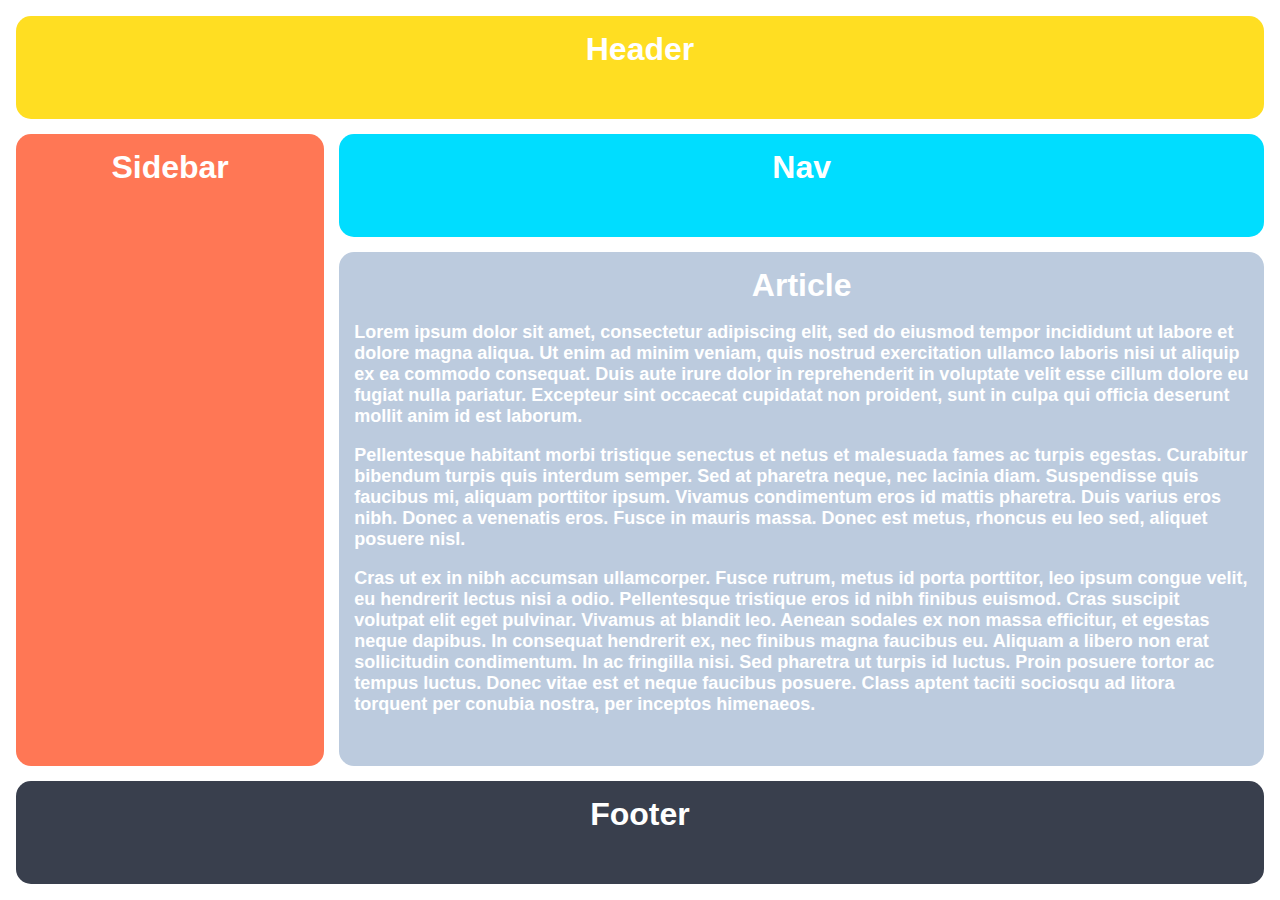
<file: css_exercises/grid/02-grid-layout-2/index.html>
<!DOCTYPE html>
<html lang="en">
  <head>
    <meta charset="UTF-8">
    <meta http-equiv="X-UA-Compatible" content="IE=edge">
    <meta name="viewport" content="width=device-width, initial-scale=1.0">
    <title>Responsive Holy Grail</title>
    <link rel="stylesheet" href="style.css">
  </head>
  <body>
    <div class="container">
      <div class="header">Header</div>
      <div class="sidebar">Sidebar</div>
      <div class="nav">Nav</div>
      <div class="article">Article
        <p>Lorem  ipsum dolor sit amet, consectetur adipiscing elit, sed do eiusmod tempor incididunt ut labore et dolore magna aliqua. Ut enim ad minim veniam, quis nostrud exercitation ullamco laboris nisi ut aliquip ex ea commodo consequat. Duis aute irure dolor in reprehenderit in voluptate velit esse cillum dolore eu fugiat nulla pariatur. Excepteur sint occaecat cupidatat non proident, sunt in culpa qui officia deserunt mollit anim id est laborum.</p>
        <p>Pellentesque habitant morbi tristique senectus et netus et malesuada fames ac turpis egestas. Curabitur bibendum turpis quis interdum semper. Sed at pharetra neque, nec lacinia diam. Suspendisse quis faucibus mi, aliquam porttitor ipsum. Vivamus condimentum eros id mattis pharetra. Duis varius eros nibh. Donec a venenatis eros. Fusce in mauris massa. Donec est metus, rhoncus eu leo sed, aliquet posuere nisl.</p>
        <p>Cras ut ex in nibh accumsan ullamcorper. Fusce rutrum, metus id porta porttitor, leo ipsum congue velit, eu hendrerit lectus nisi a odio. Pellentesque tristique eros id nibh finibus euismod. Cras suscipit volutpat elit eget pulvinar. Vivamus at blandit leo. Aenean sodales ex non massa efficitur, et egestas neque dapibus. In consequat hendrerit ex, nec finibus magna faucibus eu. Aliquam a libero non erat sollicitudin condimentum. In ac fringilla nisi. Sed pharetra ut turpis id luctus. Proin posuere tortor ac tempus luctus. Donec vitae est et neque faucibus posuere. Class aptent taciti sociosqu ad litora torquent per conubia nostra, per inceptos himenaeos.</p>
      </div>
      <div class="footer">Footer</div>
    </div>
  </body>
</html>
</file>
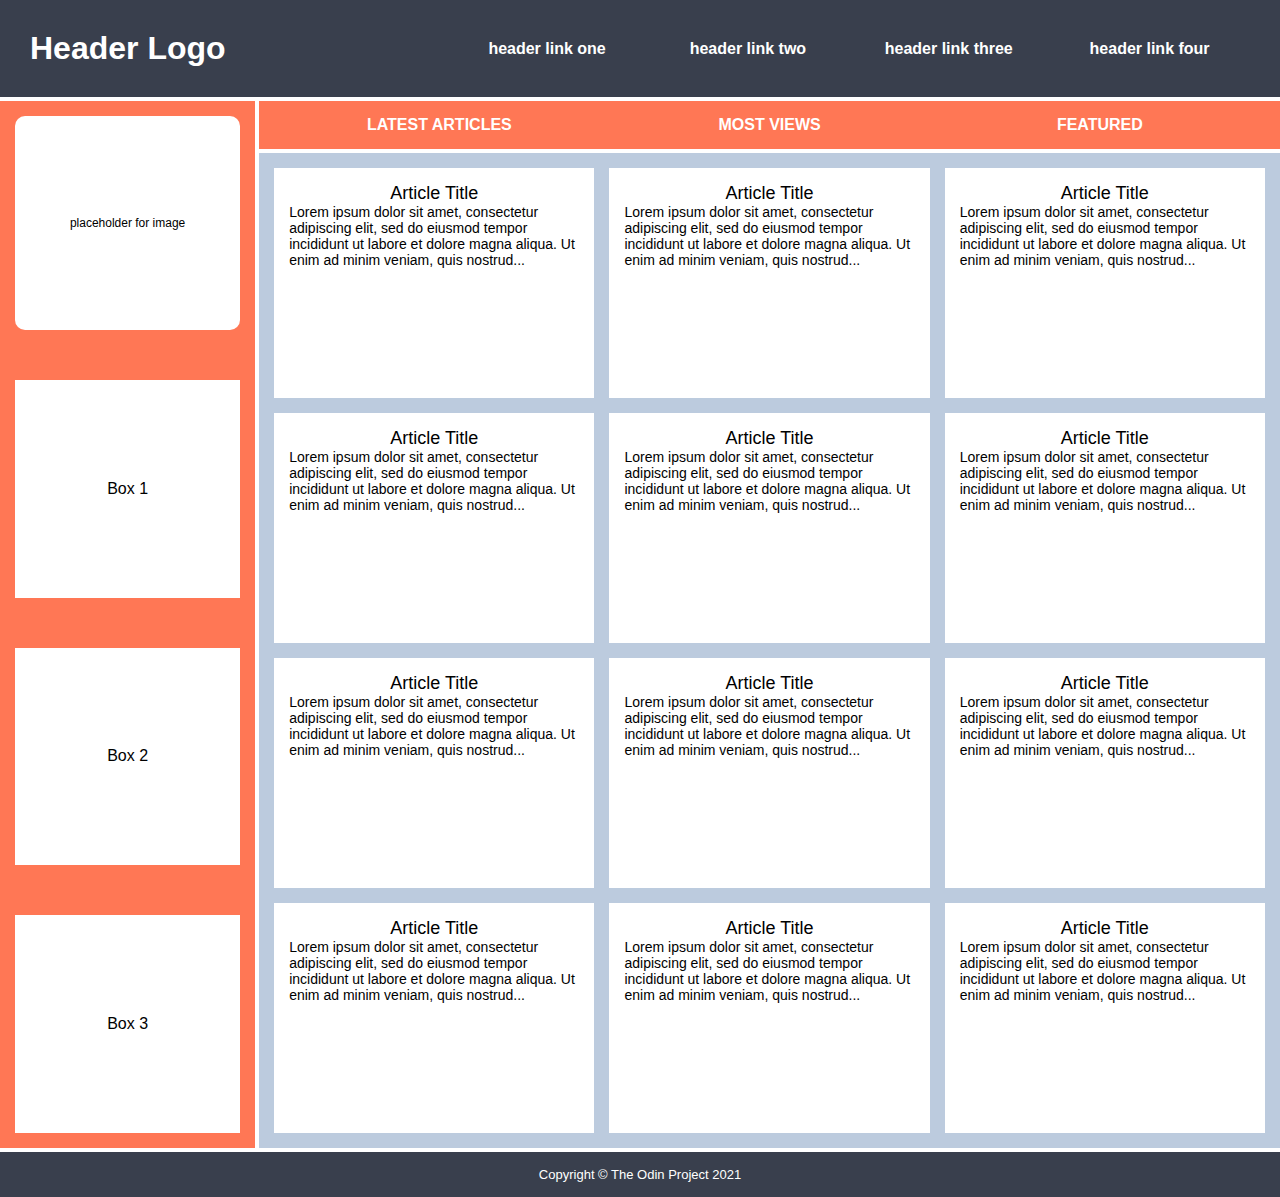
<file: css_exercises/grid/03-grid-layout-3/index.html>
<!DOCTYPE html>
<html lang="en">
  <head>
    <meta charset="UTF-8">
    <meta http-equiv="X-UA-Compatible" content="IE=edge">
    <meta name="viewport" content="width=device-width, initial-scale=1.0">
    <title>Holy Grail Mockup</title>
    <link rel="stylesheet" href="style.css">
  </head>
  <body>
    <div class="container">

      <div class="header">
        <div class="logo">Header Logo</div>
        <div class="menu">
          <ul>
            <li>header link one</li>
            <li>header link two</li>
            <li>header link three</li>
            <li>header link four</li>
          </ul>
        </div>
      </div>

      <div class="sidebar">
        <div class="photo">
          <p>placeholder for image</p>    
        </div>
        <div class="side-content">Box 1
        </div>
        <div class="side-content">Box 2
        </div>
        <div class="side-content">Box 3
        </div>
      </div>

      <div class="nav">
        <ul>
          <li>Latest Articles</li>
          <li>Most Views</li>
          <li>Featured</li>
        </ul>
      </div>

      <div class="article">
        <div class="card">
          <p class="title">Article Title</p>
          <p>Lorem ipsum dolor sit amet, consectetur adipiscing elit, sed do eiusmod tempor incididunt ut labore et dolore magna aliqua. Ut enim ad minim veniam, quis nostrud...</p>
        </div>
        <div class="card">
          <p class="title">Article Title</p>
          <p>Lorem ipsum dolor sit amet, consectetur adipiscing elit, sed do eiusmod tempor incididunt ut labore et dolore magna aliqua. Ut enim ad minim veniam, quis nostrud...</p>
        </div>
        <div class="card">
          <p class="title">Article Title</p>
          <p>Lorem ipsum dolor sit amet, consectetur adipiscing elit, sed do eiusmod tempor incididunt ut labore et dolore magna aliqua. Ut enim ad minim veniam, quis nostrud...</p>
        </div>
        <div class="card">
          <p class="title">Article Title</p>
          <p>Lorem ipsum dolor sit amet, consectetur adipiscing elit, sed do eiusmod tempor incididunt ut labore et dolore magna aliqua. Ut enim ad minim veniam, quis nostrud...</p>
        </div>
        <div class="card">
          <p class="title">Article Title</p>
          <p>Lorem ipsum dolor sit amet, consectetur adipiscing elit, sed do eiusmod tempor incididunt ut labore et dolore magna aliqua. Ut enim ad minim veniam, quis nostrud...</p>
        </div>
        <div class="card">
          <p class="title">Article Title</p>
          <p>Lorem ipsum dolor sit amet, consectetur adipiscing elit, sed do eiusmod tempor incididunt ut labore et dolore magna aliqua. Ut enim ad minim veniam, quis nostrud...</p>
        </div>
        <div class="card">
          <p class="title">Article Title</p>
          <p>Lorem ipsum dolor sit amet, consectetur adipiscing elit, sed do eiusmod tempor incididunt ut labore et dolore magna aliqua. Ut enim ad minim veniam, quis nostrud...</p>
        </div>
        <div class="card">
          <p class="title">Article Title</p>
          <p>Lorem ipsum dolor sit amet, consectetur adipiscing elit, sed do eiusmod tempor incididunt ut labore et dolore magna aliqua. Ut enim ad minim veniam, quis nostrud...</p>
        </div>
        <div class="card">
          <p class="title">Article Title</p>
          <p>Lorem ipsum dolor sit amet, consectetur adipiscing elit, sed do eiusmod tempor incididunt ut labore et dolore magna aliqua. Ut enim ad minim veniam, quis nostrud...</p>
        </div>
        <div class="card">
          <p class="title">Article Title</p>
          <p>Lorem ipsum dolor sit amet, consectetur adipiscing elit, sed do eiusmod tempor incididunt ut labore et dolore magna aliqua. Ut enim ad minim veniam, quis nostrud...</p>
        </div>
        <div class="card">
          <p class="title">Article Title</p>
          <p>Lorem ipsum dolor sit amet, consectetur adipiscing elit, sed do eiusmod tempor incididunt ut labore et dolore magna aliqua. Ut enim ad minim veniam, quis nostrud...</p>
        </div>
        <div class="card">
          <p class="title">Article Title</p>
          <p>Lorem ipsum dolor sit amet, consectetur adipiscing elit, sed do eiusmod tempor incididunt ut labore et dolore magna aliqua. Ut enim ad minim veniam, quis nostrud...</p>
        </div>
      </div>

      <div class="footer">
        <p>Copyright © The Odin Project 2021</p>
      </div>
      
    </div>
  </body>
</html>
</file>
<file: admin_dashboard/styles.css>
*, html{
	margin: 0;
	padding: 0;
	font-family: 'Fira Sans', sans-serif;
}

.main{
	display: grid;
	grid-template-columns: minmax(220px, 16%) 3fr 1fr;
	grid-template-rows: 1fr 3fr 3fr;
	height: 100vh;
}
h1, h2, h3, h4, h5, h6{
	font-weight: normal;
}

.nav{
	grid-column: 1 / 1;
	grid-row: 1 / 4 ;
	background-color: #1E6091;
	color: #F4FBEE;
	padding: 15px 15px 0;
	font-weight: 400;
}

.nav_list-one{
	padding: 18px 0 0 0;
}
.nav_list-two{
	margin: 35px 0 0 0;
}

.nav_list-item, .nav_header{
	display: flex;
	flex-direction: row;
	align-items: center;
}

.nav_header{
	font-size: 1.25rem;
	margin: 0 0 20px 0;
}

.nav_list-item{
	padding: 18px 0 0 10px;
	justify-content: flex-start;
}

.nav_svg{
	fill: white;
	height: 1rem;
	width: 1rem;
}

.nav_list-text{
	padding: 0 15px;
	font-size: 1.25rem;
}

.section__top{
	grid-column: 2 / 4;
	grid-row: 1 / 1;
	background-color: #FFF;
	display: grid;
	grid-template-columns: 2fr 1fr;
	grid-template-rows: auto auto;
	box-shadow: 2px 2px #cdd2d9;
}

.container_search{
	padding: 20px 0 0 40px;
	display: flex;
	flex-direction: row;
	align-items: start;
}

.icon_search{
	padding: 5px;
}

.input_search{
	min-width: 450px;
	height: 25px;
	border-radius: 25px;
	border: none;
	background-color: #e2e8f0;
	margin: 0 0 0 10px;
}

.container_alert{
	display: flex;
	flex-direction: row;
	justify-content: center;
	align-items: center;
}

.container_alert > *{
	margin: 0 15px;
}

.container_greeting{
	display: flex;
	flex-direction: row;
	margin: 0 0 0 40px;
}

.user-icon{
	width: 50px;
	height: 50px;
	margin: 0 20px 0 0;
}

.user-icon-top{
	width: 30px;
	height: 30px;
}

.container_btn{
	display: flex;
	flex-direction: row;
	justify-content: space-evenly;
	align-items: center;
}

.btn{
	color: #FFF;
	background-color: #1E6091;
	border: none;
	border-radius: 25px;
	padding: 7px 22px;
}

.section__content{
	grid-column: 2 / 3;
	grid-row: 2 / 4;
	background-color: rgba(226, 232, 240, 0.6);
	padding: 0 15px;
}

.content_projects{
	display: grid;
	grid-template-columns: 1fr 1fr;
	grid-template-rows: repeat(auto-fill, 1fr);
	grid-gap: 25px;
}

.content{
	border-left: 5px solid #f0b429;
	border-radius: 5px;
	padding: 5px;
	background-color: #fff;
}

.section_content_title{
	font-weight: 500;
	padding: 15px 0 10px;
}

.content_title{
	font-weight: 500;
	font-size: 1rem;
	padding: 10px 0 2px 0;
}

.content_para{
	color: #6f6f6f;
	font-size: 0.8rem;
	min-height: 55px;
}

.content-icon-container{
	display: flex;
	flex-direction: row;
	justify-content: flex-end;
	margin: 15px 5px;
}

.content-icon{
	margin: 0 7px;
}
.section__announcement{
	grid-column: 3 / 3;
	grid-row: 2 / 3;
	background-color: rgba(226, 232, 240, 0.6);
	padding: 20px 15px 0 0;
}

.title_announcement{
	font-size: 1.25rem;
}

.announcement__container{
	display: flex;
	flex-direction: column;
	background-color: #fff;
	margin: 0 20px 0 0;
	border-radius: 7px;
	padding: 5px 15px 5px;
	margin: 10px 0 0 0;
}

.announcement__container-title{
	font-size: 1rem;
	padding: 15px 0 2px;
	font-weight: 500;
}

.announcement__container-para{
	font-size: 0.65rem;
	color: #6f6f6f;
	padding: 0 0 15px;
}

.section__trending{
	grid-column:  3 / 3;
	grid-row: 3 / 3;
	background-color: rgba(226, 232, 240, 0.6);
	padding: 20px 15px 0 0;
}

.container_trending{
	display: flex;
	flex-direction: column;
	background-color: #fff;
	margin: 0 20px 0 0;
	border-radius: 7px;
	padding: 5px 15px 5px;
	margin: 10px 0 0 0;
	font-size: 0.8rem;
}

.section_user{
	display: flex;
	flex-direction: row;
	justify-content: flex-start;
	padding: 15px 0;
}

.user-info{
	display: flex;
	flex-direction: column;
}

.tending-user-icon{
	width: 32px;
	height: 32px;
	margin: 0 10px 0 0;
}

.trending-para{
	line-height: 1.4;
}

.trending-para-02{
	color: #6f6f6f;
}
</file>
<file: project_table/minimal-table.css>
html {
  font-family: sans-serif;
}

table {
  border-collapse: collapse;
  border: 2px solid rgb(200,200,200);
  letter-spacing: 1px;
  font-size: 0.8rem;
}

td, th {
  border: 1px solid rgb(190,190,190);
  padding: 10px 20px;
}

th {
  background-color: rgb(235,235,235);
}

td {
  text-align: center;
}

tr:nth-child(even) td {
  background-color: rgb(250,250,250);
}

tr:nth-child(odd) td {
  background-color: rgb(245,245,245);
}

caption {
  padding: 10px;
}
</file>
<file: sign-up_form/styles.css>
*, html{
  padding: 0;
  margin: 0;
  font-family: 'Raleway', sans-serif;
  box-sizing: border-box;
}

.body{
  background-color: #343434;
}

.main{
  display:flex;
  flex-direction: row;
}

.side{
  background: url(wine-img-02.jpg);
  flex-grow: 1;
  min-width: 300px;
  width: 35vw;
  background-size: cover;
  height: 100vh;
}

.container-img{
  width: 100%;
  background-color: rgba(0, 0, 0, 0.4);
  padding: 0px 25px;
  margin: 100px 0;
}


input:focus{
  outline: none;
}

.wine-icon{
  margin: 15px 0 15px 33%;

  width: 30%;
}

.content_section{
  padding: 150px 0 0 0;
  background-color: #f9fafb;

}

.content_para{
  font-weight: 600;
  font-size: 1.25rem;
    padding: 0 100px 20px 50px;

}

.content_para-two{
  margin: 15px 0 0 0;
}

.form-container{
  margin: 50px 0px 20px;
  background-color: #fff;
  box-shadow: 0px 3px #dadbdb;  
  padding: 0 0 20px 50px;
}

.heading_one{
  font-weight: 600;
  padding: ;
}

.fieldset{
  display: grid;
  grid-template-columns: auto auto;
  text-transform: uppercase;
  border: none;
}

.input-container{
  display: flex;
  flex-direction: column;
}

.input{
  width: 250px;
  border: 1px solid #DCDFE1;
  font-size: 0.75rem;
  padding: 7px 10px;
  border-radius: 4px;
} 

.label{
  text-transform: uppercase;
  letter-spacing: 1px;
  padding: 20px 2px 1px 0;
  font-size: 0.75rem;
}

.container_btn{
  margin: 0 0 0 50px;
  font-size: 0.9rem;
  font-weight: 600;
  letter-spacing: 0.5px;
}

.btn-submit{
  background-color: #596d48;
  color: #e4e7e1;
  border: none;
  border-radius: 5px;
  font-size: 1rem;
  font-weight: 600;
  padding: 13px 45px;
  cursor: pointer;
}

.content_para-three{
  margin: 25px 0 0 0;
}

.para-link{
  color: #596d48;
  text-decoration: none;
}

/*--Error Message--*/
.error{
  width: 250px;
  padding-inline: 2px;
  font-size: 80%;
  border-radius: 5px;
}

@media only screen and (max-width: 768px){
  .side{
    min-width: 150px;
    width: 25vw;
      
  }
  .wine-icon{
    margin: 0px 0 15px 10%;
    width: 85%;
  }
}
</file>
<file: css_exercises/grid/style.css>
body, html {
  height: 100%;
  margin: 0;
}

.container {
  text-align: center;
  height: 100%;
  padding: 16px;
  box-sizing: border-box;
  display: grid;
  grid-template-columns: 33% 66%;
  grid-template-rows: 10% 10% 67% 10%;
  gap: 15px;
}

.container div {
  padding: 15px;
  font-size: 32px;
  font-family: Helvetica;
  font-weight: bold;
  color: white;
  border-radius: 15px;

}

.header {
  background-color: #FFDE22;
  grid-column: 1 / 3;
}

.sidebar {
  background-color: #FF7755;
  grid-row: 2 / 4;
}

.nav {
  background-color: #00DDFF;
}

.article {
  background-color: #bccbde;
}

.article p {
  font-size: 18px;
  font-family: sans-serif;
  color: white;
  text-align: left;
}

.footer {
  background-color: #393f4d;
  grid-column: 1 / 3;
}
</file>
<file: css_exercises/grid/02-grid-layout-2/style.css>
body, html {
  height: 100%;
  margin: 0;
}

.container {
  text-align: center;
  height: 100%;
  padding: 16px;
  box-sizing: border-box;
  display: grid;
  grid-gap: 15px;
  grid-template-columns: 1fr 3fr;
  grid-template-rows: 1fr 1fr 5fr 1fr;
}

.container div {
  padding: 15px;
  font-size: 32px;
  font-family: Helvetica;
  font-weight: bold;
  color: white;
  border-radius: 15px;
}

.header {
  background-color: #FFDE22;
  grid-column: 1 / 3;
}

.sidebar {
  background-color: #FF7755;
  grid-row: 2 / 4;
}

.nav {
  background-color: #00DDFF;
}

.article {
  background-color: #bccbde;
}

.article p {
  font-size: 18px;
  font-family: sans-serif;
  color: white;
  text-align: left;
}

.footer {
  background-color: #393f4d;
  grid-column: 1 / 3;
}
</file>
<file: css_exercises/grid/03-grid-layout-3/style.css>
* {
  margin: 0;
  padding: 0;
}

.container {
  text-align: center;
    display: grid;
  grid-template-columns: 1fr 4fr;
  grid-template-rows: repeat(4, 1fr);
  height: 98vh;
  grid-gap: 4px;

}

.container div {
  padding: 15px;
  font-size: 32px;
  font-family: Helvetica;
  font-weight: bold;
  color: white;
}

.header {
  background-color: #393f4d;
  grid-column: 1 / 3;
  display: grid;
  grid-template-columns: 1fr 2fr;
}

.logo{
  justify-self: start;
}

.menu {
  align-self: center;
}

.menu ul{
  display: grid;
  grid-template-columns: repeat(4, 1fr);
}
.menu ul,
.menu li {
  font-size: 16px;
  list-style-type: none;
}

.sidebar {
  background-color: #FF7755;
  display: grid;
  grid-row: 2 / 4;
  grid-column: 1 / 1;
  display: grid;
  grid-gap: 50px;
}

.sidebar .photo {
  background-color: white;
  color: black;
  font-size: 12px;
  font-weight: normal;
  border-radius: 10px;
  display: grid;
  justify-content: center;
  align-items: center;

}


.sidebar .side-content {
  background-color: white;
  color: black;
  font-size: 16px;
  font-weight: normal;
  display: grid;
  justify-content: center;
  align-items: center;
}

.nav {
  background-color: #FF7755;
  grid-column: 2 / 3;
  grid-row: 2 / 2;


}

.nav ul{
  display: grid;
  grid-template-columns: repeat(3, 1fr);
}

.nav ul li {
  font-size: 16px;
  text-transform: uppercase;
  list-style-type: none;


}

.article {
  background-color: #bccbde;
  display: grid;
  grid-gap:  15px;
  grid-template-columns: repeat(auto-fill, minmax(250px, 1fr));


}

.article p {
  font-size: 18px;
  font-family: sans-serif;
  color: white;
  text-align: left;
}

.article .card {
  background-color: #FFFFFF;
  color: black;
  text-align: center;
  height: 200px;
}

.card p {
  color: black;
  font-weight: normal;
  font-size: 14px;
}

.card .title {
  font-size: 18px;
  text-align: center;
}

.footer {
  background-color: #393f4d;
  grid-column: 1 / 3;

}

.footer p {
  font-size: 13px;
  font-weight: normal;  
}
</file>
